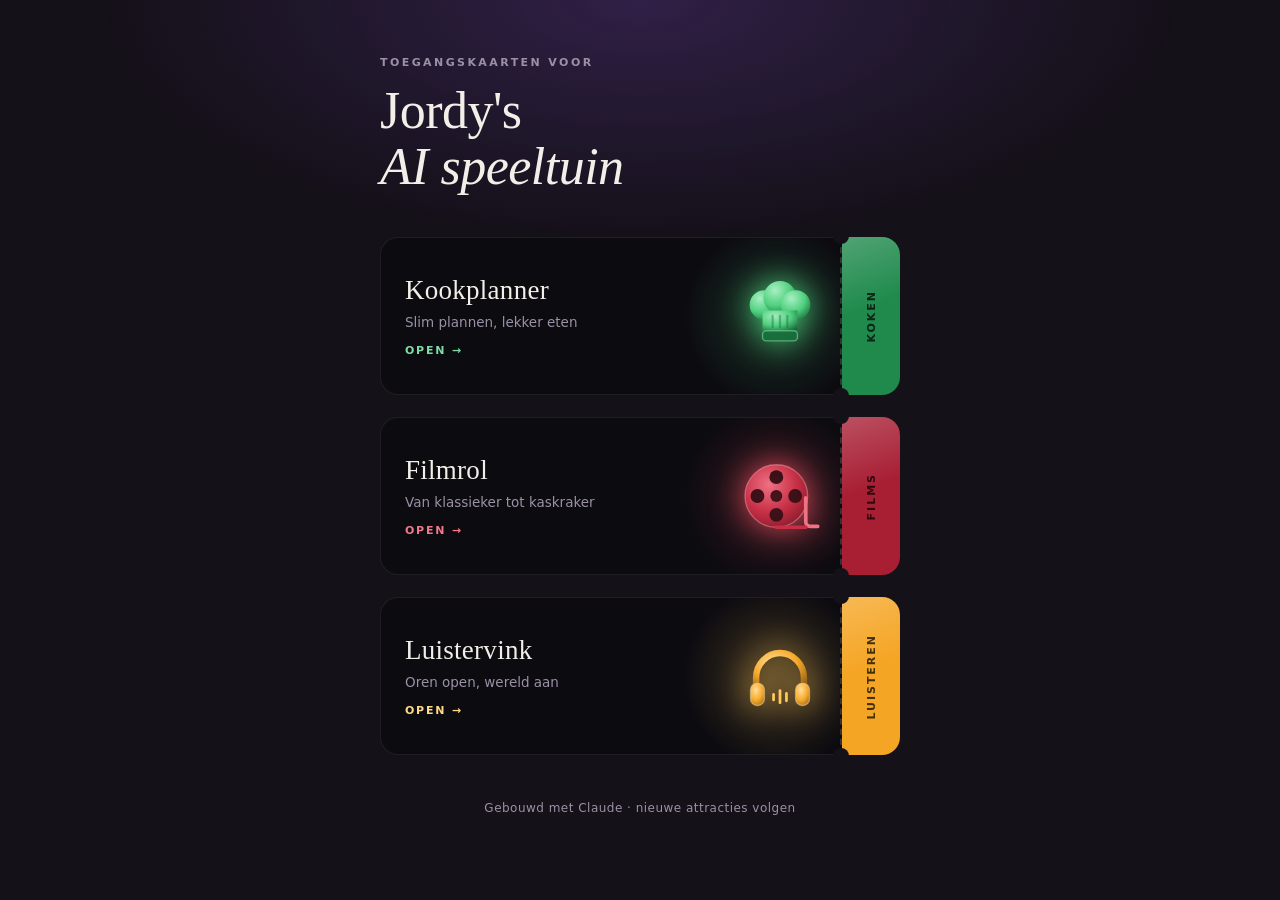
<file: index.html>
<!DOCTYPE html>
<html lang="nl">
<head>
<meta charset="UTF-8">
<meta name="viewport" content="width=device-width, initial-scale=1.0, viewport-fit=cover">
<title>Jordy's AI speeltuin</title>
<meta name="theme-color" content="#151119">
<link rel="manifest" href="manifest.webmanifest">
<link rel="icon" type="image/png" sizes="192x192" href="icons/icon-192.png">
<link rel="apple-touch-icon" href="icons/icon-180.png">
<meta name="apple-mobile-web-app-capable" content="yes">
<meta name="mobile-web-app-capable" content="yes">
<meta name="apple-mobile-web-app-status-bar-style" content="black-translucent">
<meta name="apple-mobile-web-app-title" content="Speeltuin">
</head>
<body>
<!-- 🎟️ Jordy's AI speeltuin — hub naar gepubliceerde artifacts -->
<style>
  :root {
    --bg: #151119;
    --ink: #F2EEE8;
    --muted: #9A91A6;
    --ticket: #0C0B10;
    --line: rgba(255,255,255,0.08);
  }
  * { margin: 0; padding: 0; box-sizing: border-box; }
  html, body { background: var(--bg); }
  body {
    color: var(--ink);
    font-family: -apple-system, system-ui, "Segoe UI", sans-serif;
    min-height: 100vh;
    -webkit-font-smoothing: antialiased;
  }
  .glow-top {
    position: fixed; inset: 0 0 auto 0; height: 340px; pointer-events: none;
    background: radial-gradient(60% 100% at 50% 0%, rgba(120,72,190,0.28), transparent 70%);
  }
  .wrap {
    position: relative;
    max-width: 560px;
    margin: 0 auto;
    padding: 56px 20px 72px;
  }
  .eyebrow {
    font-size: 11px; letter-spacing: 0.22em; text-transform: uppercase;
    color: var(--muted); font-weight: 600; margin-bottom: 14px;
  }
  h1 {
    font-family: Didot, "Didot LT STD", "Bodoni MT", "Playfair Display", Georgia, serif;
    font-weight: 400;
    font-size: clamp(38px, 9vw, 52px);
    line-height: 1.08;
    letter-spacing: -0.01em;
    margin-bottom: 42px;
  }
  h1 em { font-style: italic; }

  .tickets { display: flex; flex-direction: column; gap: 22px; }

  .ticket {
    position: relative;
    display: flex;
    text-decoration: none;
    color: var(--ink);
    border-radius: 18px;
    transition: transform 0.25s ease, filter 0.25s ease;
  }
  .ticket:hover, .ticket:focus-visible { transform: translateY(-3px); }
  .ticket:focus-visible { outline: 2px solid var(--ac); outline-offset: 3px; }

  .ticket-body {
    flex: 1;
    display: flex;
    align-items: center;
    gap: 14px;
    background: var(--ticket);
    border: 1px solid var(--line);
    border-right: none;
    border-radius: 18px 0 0 18px;
    padding: 26px 8px 26px 24px;
    min-height: 148px;
    overflow: hidden;
    position: relative;
  }
  .ticket-body::after { /* zachte kleurwaas rechts, achter de illustratie */
    content: "";
    position: absolute; right: -30px; top: 50%; transform: translateY(-50%);
    width: 190px; height: 190px; border-radius: 50%;
    background: radial-gradient(circle, var(--ac-glow), transparent 68%);
    opacity: 0.22; pointer-events: none;
  }
  .t-text { flex: 1; min-width: 0; position: relative; }
  .t-name {
    font-family: Didot, "Didot LT STD", "Bodoni MT", "Playfair Display", Georgia, serif;
    font-weight: 400;
    font-size: 27px;
    letter-spacing: 0.01em;
    margin-bottom: 7px;
  }
  .t-tag { color: var(--muted); font-size: 13.5px; line-height: 1.45; padding-right: 4px; }
  .t-open {
    display: inline-block; margin-top: 12px;
    font-size: 11px; font-weight: 700; letter-spacing: 0.16em; text-transform: uppercase;
    color: var(--ac-soft);
  }
  .t-open::after { content: " →"; }

  .t-art {
    position: relative;
    width: 104px; height: 104px; flex: none;
    display: grid; place-items: center;
  }
  .t-art svg {
    width: 92px; height: 92px;
    filter: drop-shadow(0 0 16px var(--ac-glow)) drop-shadow(0 2px 6px rgba(0,0,0,0.6));
    animation: floaty 5s ease-in-out infinite;
  }
  .ticket:nth-child(2) .t-art svg { animation-delay: 1.2s; }
  .ticket:nth-child(3) .t-art svg { animation-delay: 2.4s; }
  @keyframes floaty {
    0%, 100% { transform: translateY(0); }
    50% { transform: translateY(-6px); }
  }

  /* perforatie tussen body en stub */
  .perf {
    width: 0;
    border-left: 2px dashed rgba(255,255,255,0.16);
    position: relative;
    background: var(--ticket);
  }
  .notch { /* uitgeknipte halve rondjes, in de kleur van de pagina */
    position: absolute; left: -9px; width: 16px; height: 16px;
    background: var(--bg); border-radius: 50%; z-index: 2;
  }
  .notch.top { top: -9px; }
  .notch.bottom { bottom: -9px; }

  .stub {
    flex: none;
    width: 58px;
    background: var(--ac);
    border-radius: 0 18px 18px 0;
    display: grid; place-items: center;
    position: relative;
    overflow: hidden;
  }
  .stub::before { /* subtiele sheen */
    content: ""; position: absolute; inset: 0;
    background: linear-gradient(160deg, rgba(255,255,255,0.22), transparent 45%);
  }
  .stub span {
    font-size: 11px; font-weight: 800; letter-spacing: 0.18em;
    text-transform: uppercase;
    color: rgba(0,0,0,0.72);
    writing-mode: vertical-rl;
    transform: rotate(180deg);
  }

  footer {
    margin-top: 46px; text-align: center;
    color: var(--muted); font-size: 12px; letter-spacing: 0.04em;
  }

  @media (prefers-reduced-motion: reduce) {
    .t-art svg { animation: none; }
    .ticket, .ticket:hover { transition: none; transform: none; }
  }
  @media (max-width: 420px) {
    .t-name { font-size: 23px; }
    .t-art { width: 88px; height: 88px; }
    .t-art svg { width: 78px; height: 78px; }
    .ticket-body { padding-left: 18px; min-height: 136px; }
  }
</style>

<div class="glow-top"></div>
<div class="wrap">
  <div class="eyebrow">Toegangskaarten voor</div>
  <h1>Jordy's<br><em>AI&nbsp;speeltuin</em></h1>
  <div class="tickets" id="tickets"></div>
  <footer>Gebouwd met Claude · nieuwe attracties volgen</footer>
</div>

<script>
  /* Nieuwe app toevoegen? Eén object erbij in deze lijst. */
  const APPS = [
    {
      num: "Koken",
      name: "Kookplanner",
      tag: "Slim plannen, lekker eten",
      url: "./kookplanner/",
      ac: "#1F8A4C", acSoft: "#7FDCA4", acGlow: "#4FD07E",
      art: `
        <svg viewBox="0 0 100 100" role="img" aria-hidden="true">
          <defs>
            <radialGradient id="g-chef" cx="35%" cy="28%" r="85%">
              <stop offset="0%" stop-color="#B8F5CF"/>
              <stop offset="55%" stop-color="#4FD07E"/>
              <stop offset="100%" stop-color="#0F5A2F"/>
            </radialGradient>
          </defs>
          <circle cx="33" cy="38" r="16" fill="url(#g-chef)"/>
          <circle cx="50" cy="30" r="18" fill="url(#g-chef)"/>
          <circle cx="67" cy="38" r="16" fill="url(#g-chef)"/>
          <path d="M31 44 h38 v22 h-38 z" fill="url(#g-chef)"/>
          <rect x="31" y="66" width="38" height="11" rx="4" fill="#0F5A2F"/>
          <rect x="31" y="66" width="38" height="11" rx="4" fill="none" stroke="#7FDCA4" stroke-opacity="0.6" stroke-width="1.5"/>
          <path d="M42 50 v12 M50 50 v12 M58 50 v12" stroke="#0F5A2F" stroke-opacity="0.45" stroke-width="2.5" stroke-linecap="round"/>
        </svg>`
    },
    {
      num: "Films",
      name: "Filmrol",
      tag: "Van klassieker tot kaskraker",
      url: "./filmrol/",
      ac: "#A81F34", acSoft: "#F0798A", acGlow: "#E24D5F",
      art: `
        <svg viewBox="0 0 100 100" role="img" aria-hidden="true">
          <defs>
            <radialGradient id="g-film" cx="38%" cy="32%" r="80%">
              <stop offset="0%" stop-color="#F0798A"/>
              <stop offset="55%" stop-color="#C22A41"/>
              <stop offset="100%" stop-color="#6E101F"/>
            </radialGradient>
          </defs>
          <circle cx="46" cy="50" r="34" fill="url(#g-film)"/>
          <circle cx="46" cy="50" r="34" fill="none" stroke="#F5A3B0" stroke-opacity="0.5" stroke-width="1.5"/>
          <circle cx="46" cy="50" r="6.5" fill="#1A0409"/>
          <circle cx="46" cy="29.5" r="7.5" fill="#1A0409"/>
          <circle cx="46" cy="70.5" r="7.5" fill="#1A0409"/>
          <circle cx="25.5" cy="50" r="7.5" fill="#1A0409"/>
          <circle cx="66.5" cy="50" r="7.5" fill="#1A0409"/>
          <path d="M78 52 v26 c0 3 2 5 5 5 h8" fill="none" stroke="#F0798A" stroke-width="4" stroke-linecap="round"/>
          <path d="M46 84 h32" stroke="#C22A41" stroke-width="4" stroke-linecap="round"/>
        </svg>`
    },
    {
      num: "Luisteren",
      name: "Luistervink",
      tag: "Oren open, wereld aan",
      url: "./luistervink/",
      ac: "#F5A524", acSoft: "#FFD98A", acGlow: "#FFC85C",
      art: `
        <svg viewBox="0 0 100 100" role="img" aria-hidden="true">
          <defs>
            <radialGradient id="g-phones" cx="38%" cy="30%" r="85%">
              <stop offset="0%" stop-color="#FFE3A6"/>
              <stop offset="55%" stop-color="#F5A524"/>
              <stop offset="100%" stop-color="#8A5406"/>
            </radialGradient>
          </defs>
          <path d="M24 62 v-10 c0 -15 12 -27 26 -27 s26 12 26 27 v10"
                fill="none" stroke="url(#g-phones)" stroke-width="7" stroke-linecap="round"/>
          <rect x="18" y="58" width="15" height="24" rx="7" fill="url(#g-phones)"/>
          <rect x="67" y="58" width="15" height="24" rx="7" fill="url(#g-phones)"/>
          <rect x="18" y="58" width="15" height="24" rx="7" fill="none" stroke="#FFE3A6" stroke-opacity="0.5" stroke-width="1.5"/>
          <rect x="67" y="58" width="15" height="24" rx="7" fill="none" stroke="#FFE3A6" stroke-opacity="0.5" stroke-width="1.5"/>
          <path d="M43 70 v6 M50 66 v13 M57 69 v8" stroke="#FFC85C" stroke-width="3" stroke-linecap="round"/>
        </svg>`
    }
  ];

  const holder = document.getElementById("tickets");
  holder.innerHTML = APPS.map(a => `
    <a class="ticket" href="${a.url}"
       style="--ac:${a.ac}; --ac-soft:${a.acSoft}; --ac-glow:${a.acGlow};"
       aria-label="${a.name} openen — ${a.tag}">
      <div class="ticket-body">
        <div class="t-text">
          <div class="t-name">${a.name}</div>
          <div class="t-tag">${a.tag}</div>
          <span class="t-open">Open</span>
        </div>
        <div class="t-art">${a.art}</div>
      </div>
      <div class="perf">
        <span class="notch top"></span>
        <span class="notch bottom"></span>
      </div>
      <div class="stub"><span>${a.num}</span></div>
    </a>
  `).join("");
</script>

<script>
  if ("serviceWorker" in navigator) navigator.serviceWorker.register("sw.js", { scope: "./" });
</script>
</body>
</html>
</file>
